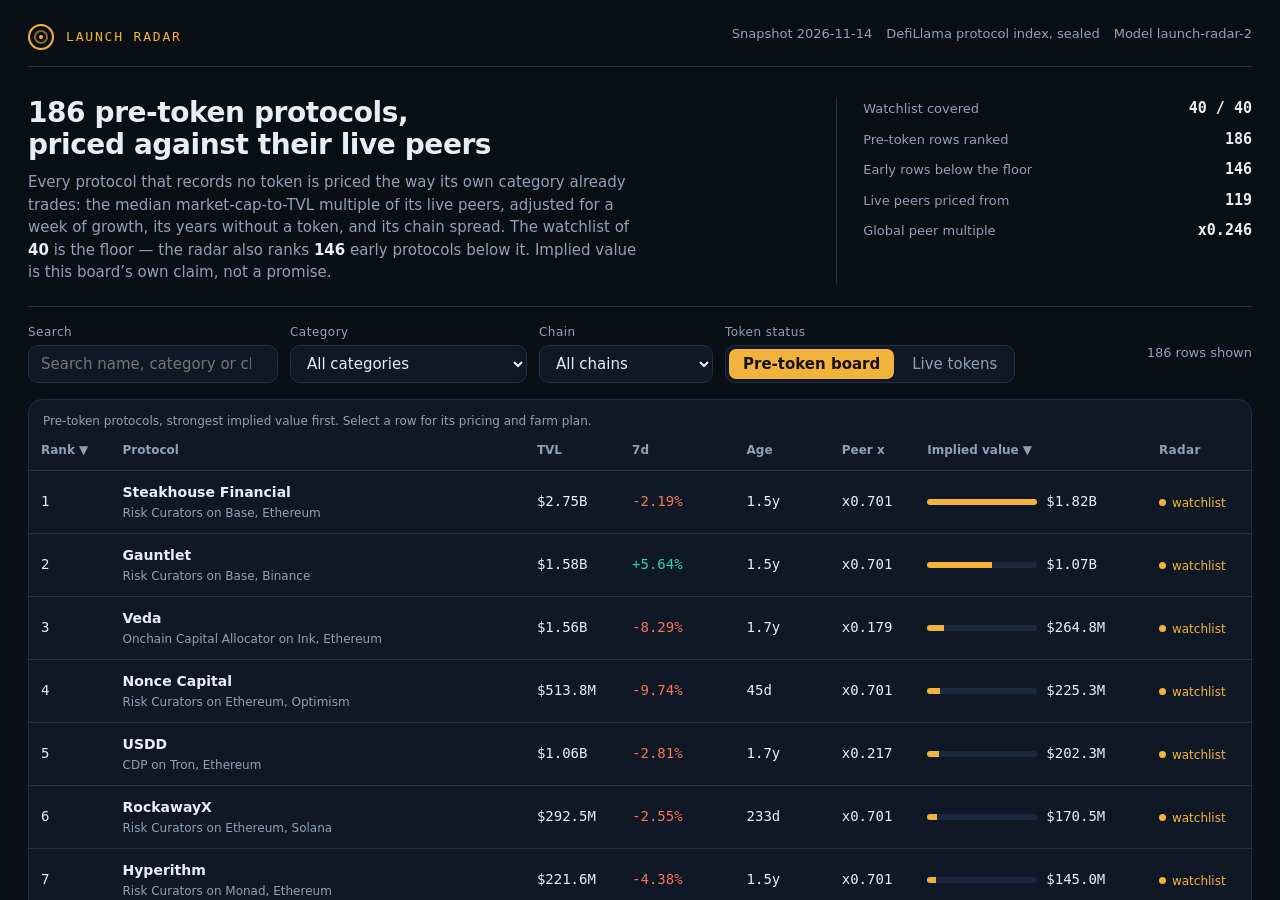
<file: index.html>
<!doctype html>
<html lang="en">
<head>
<meta charset="utf-8">
<title>Launch Radar — token-radar-01 dashboard</title>
<meta http-equiv="refresh" content="0; url=./dashboard/">
<link rel="canonical" href="./dashboard/">
</head>
<body>
<p>The Launch Radar dashboard is at <a href="./dashboard/">dashboard/</a>.</p>
</body>
</html>
</file>
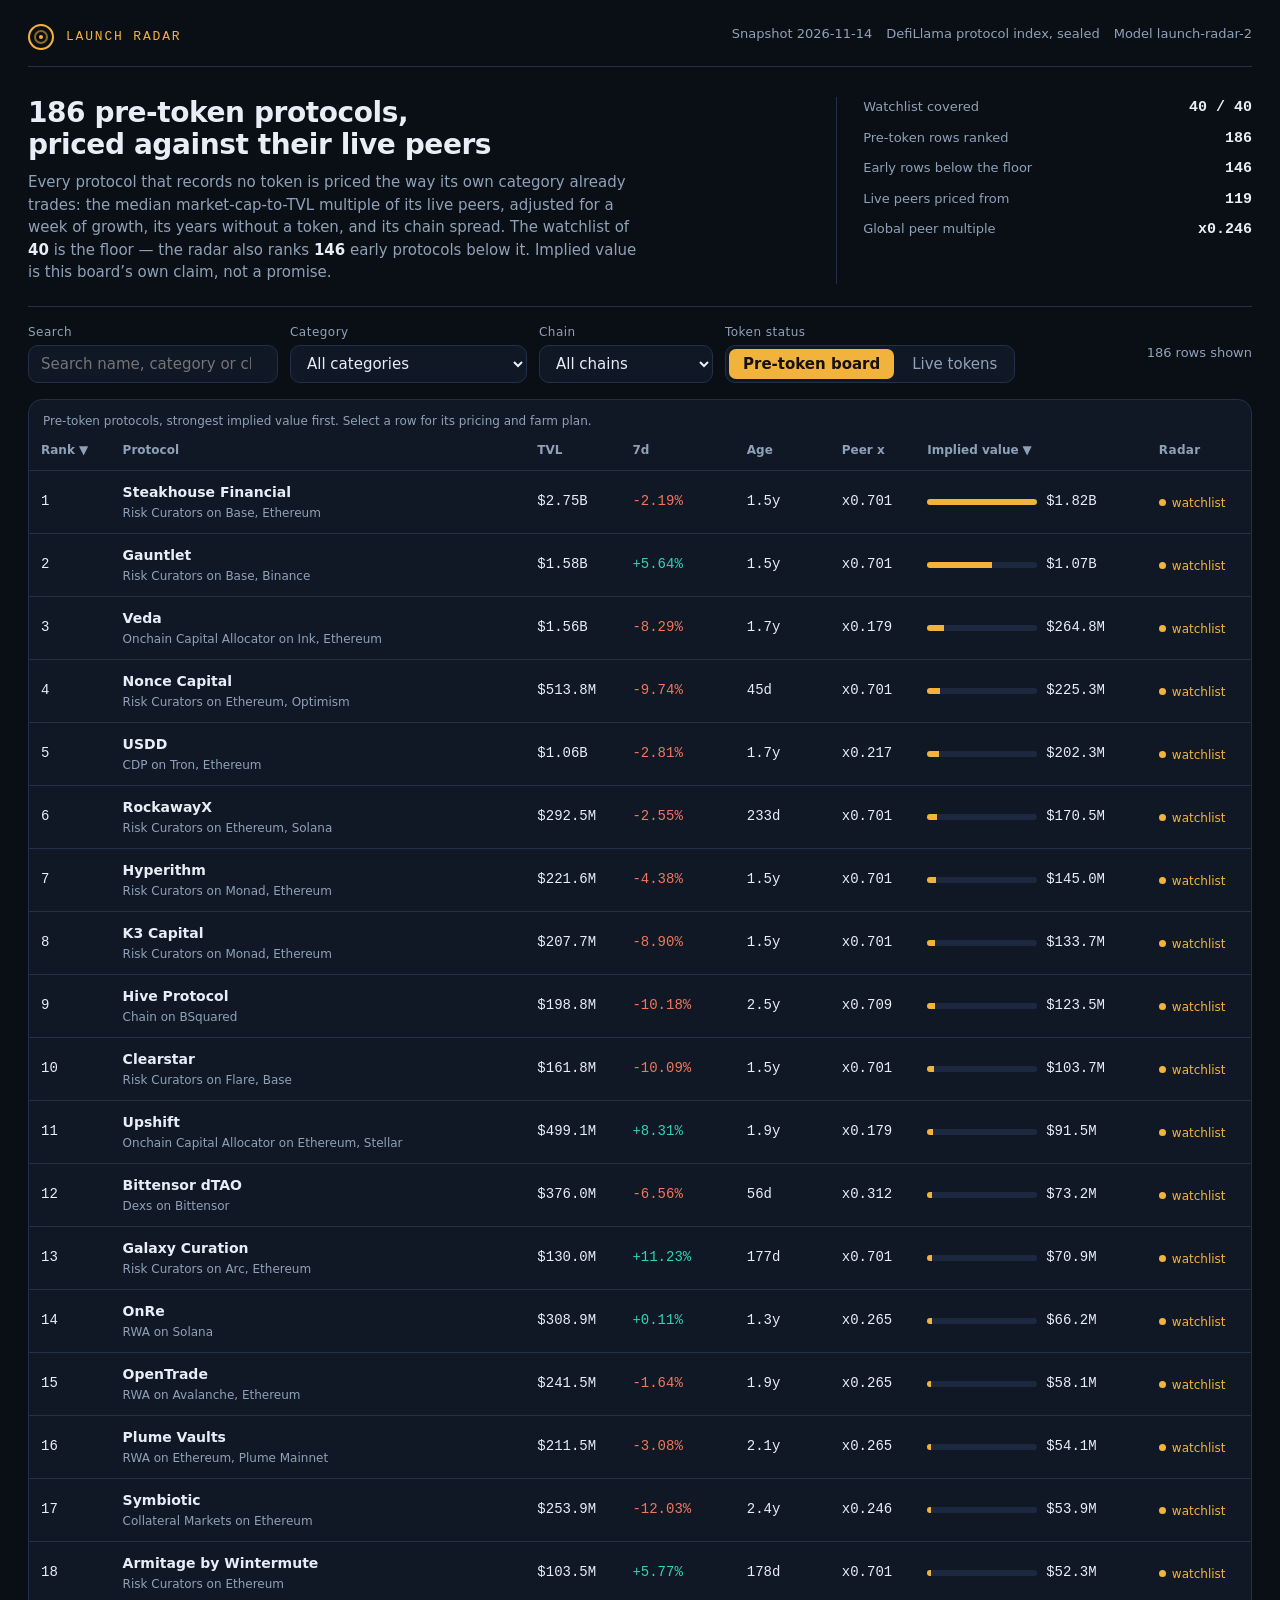
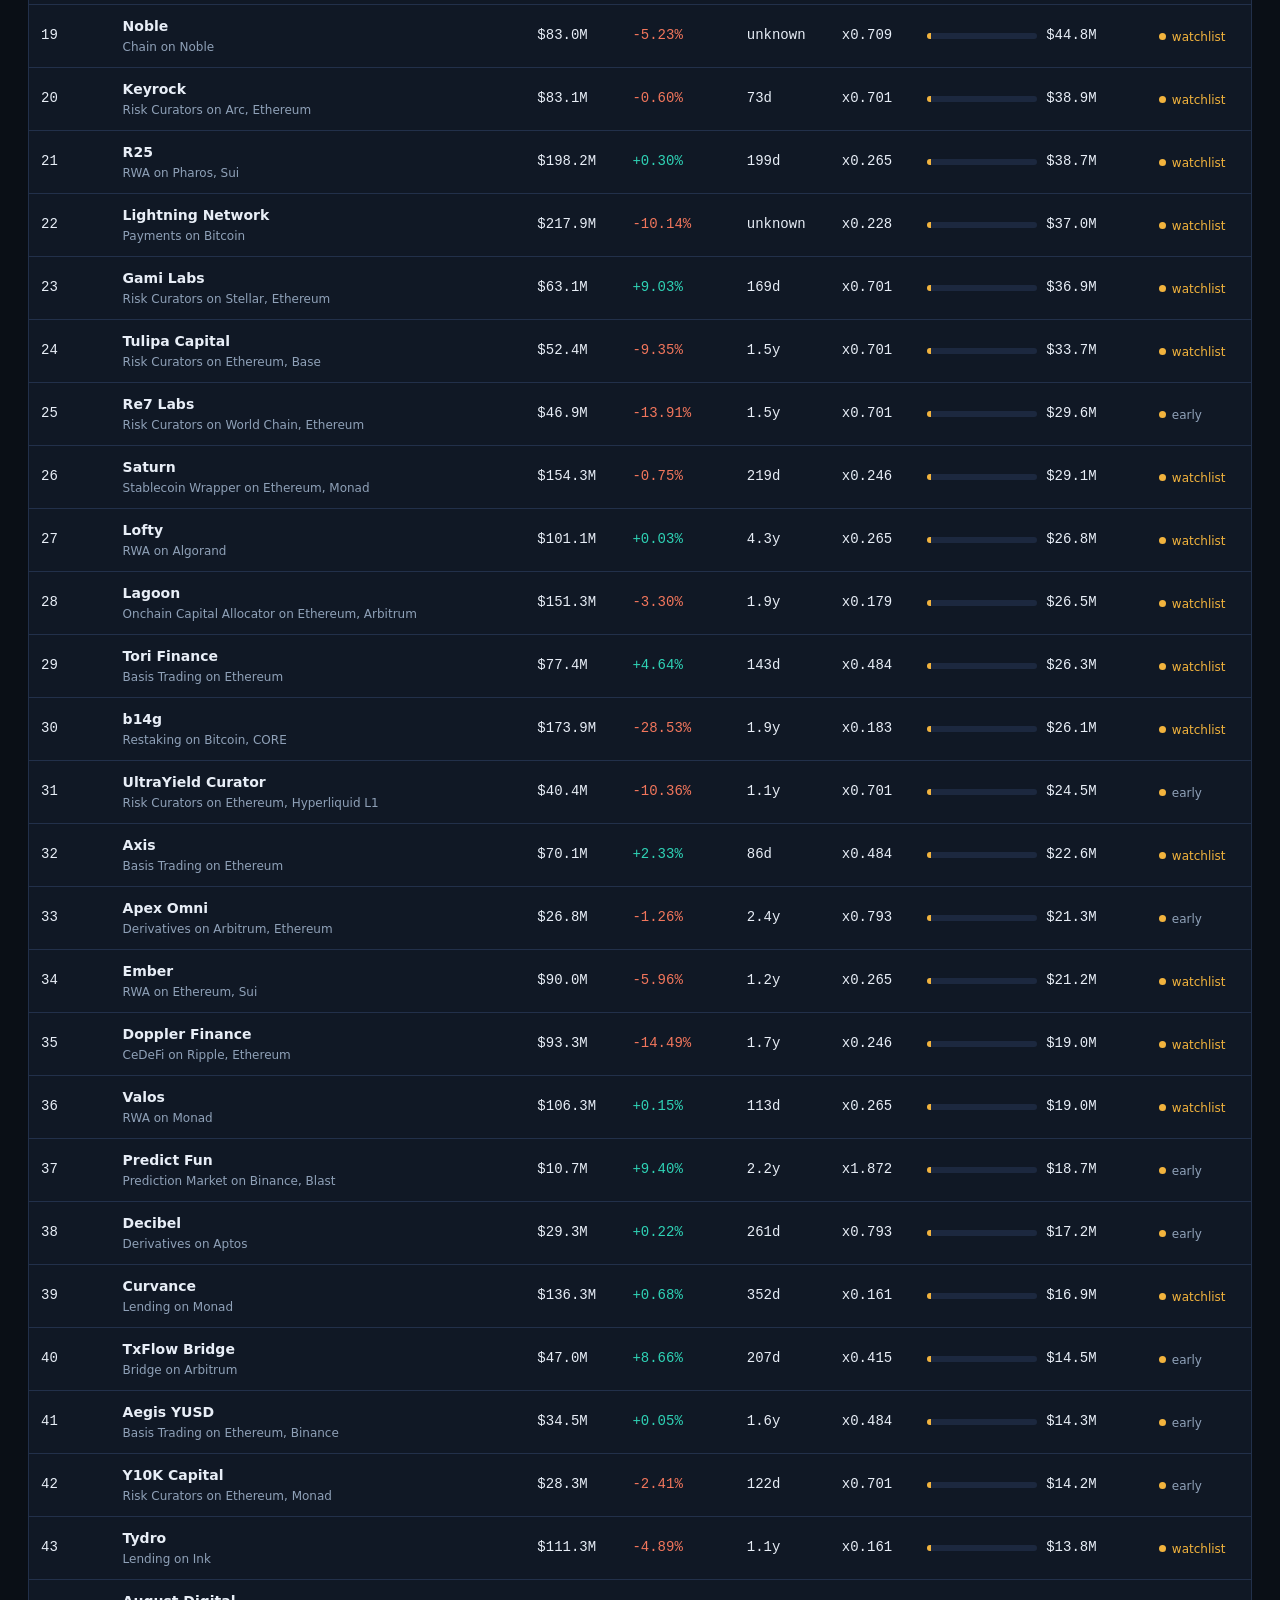
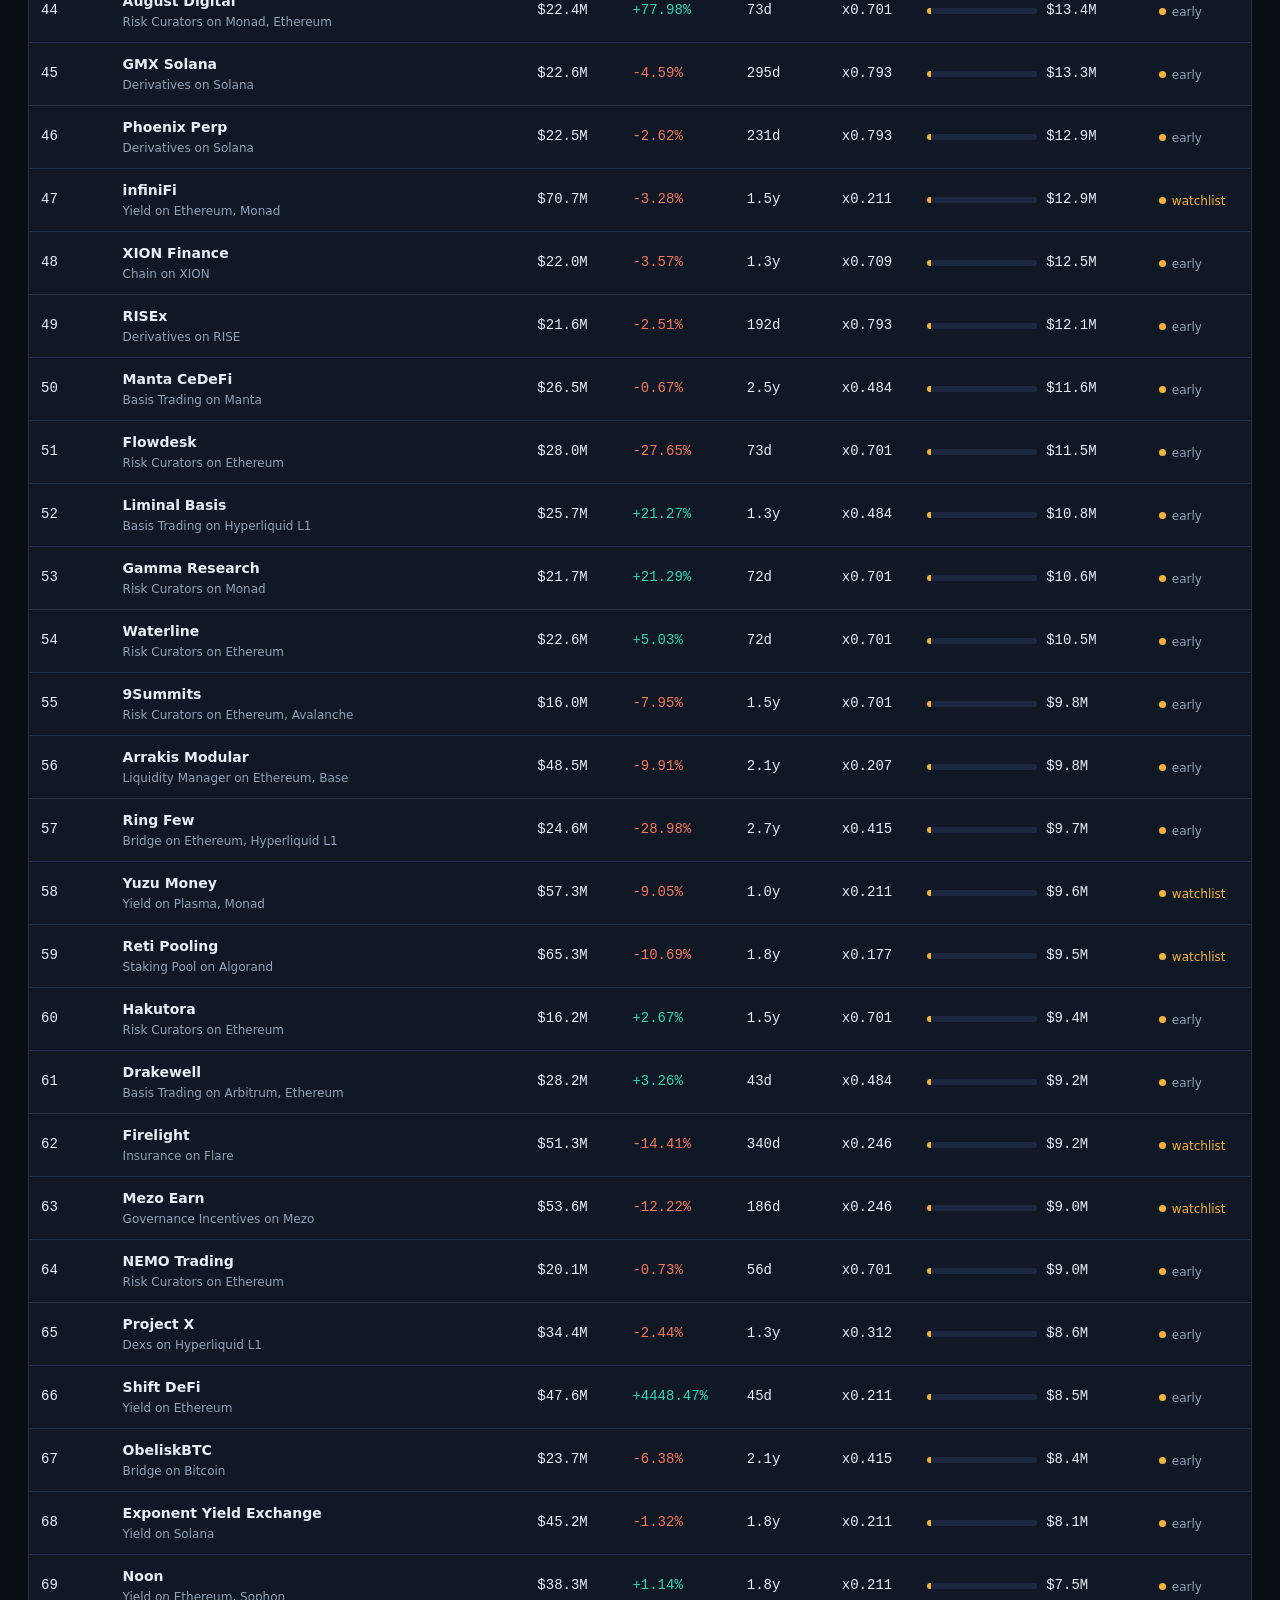
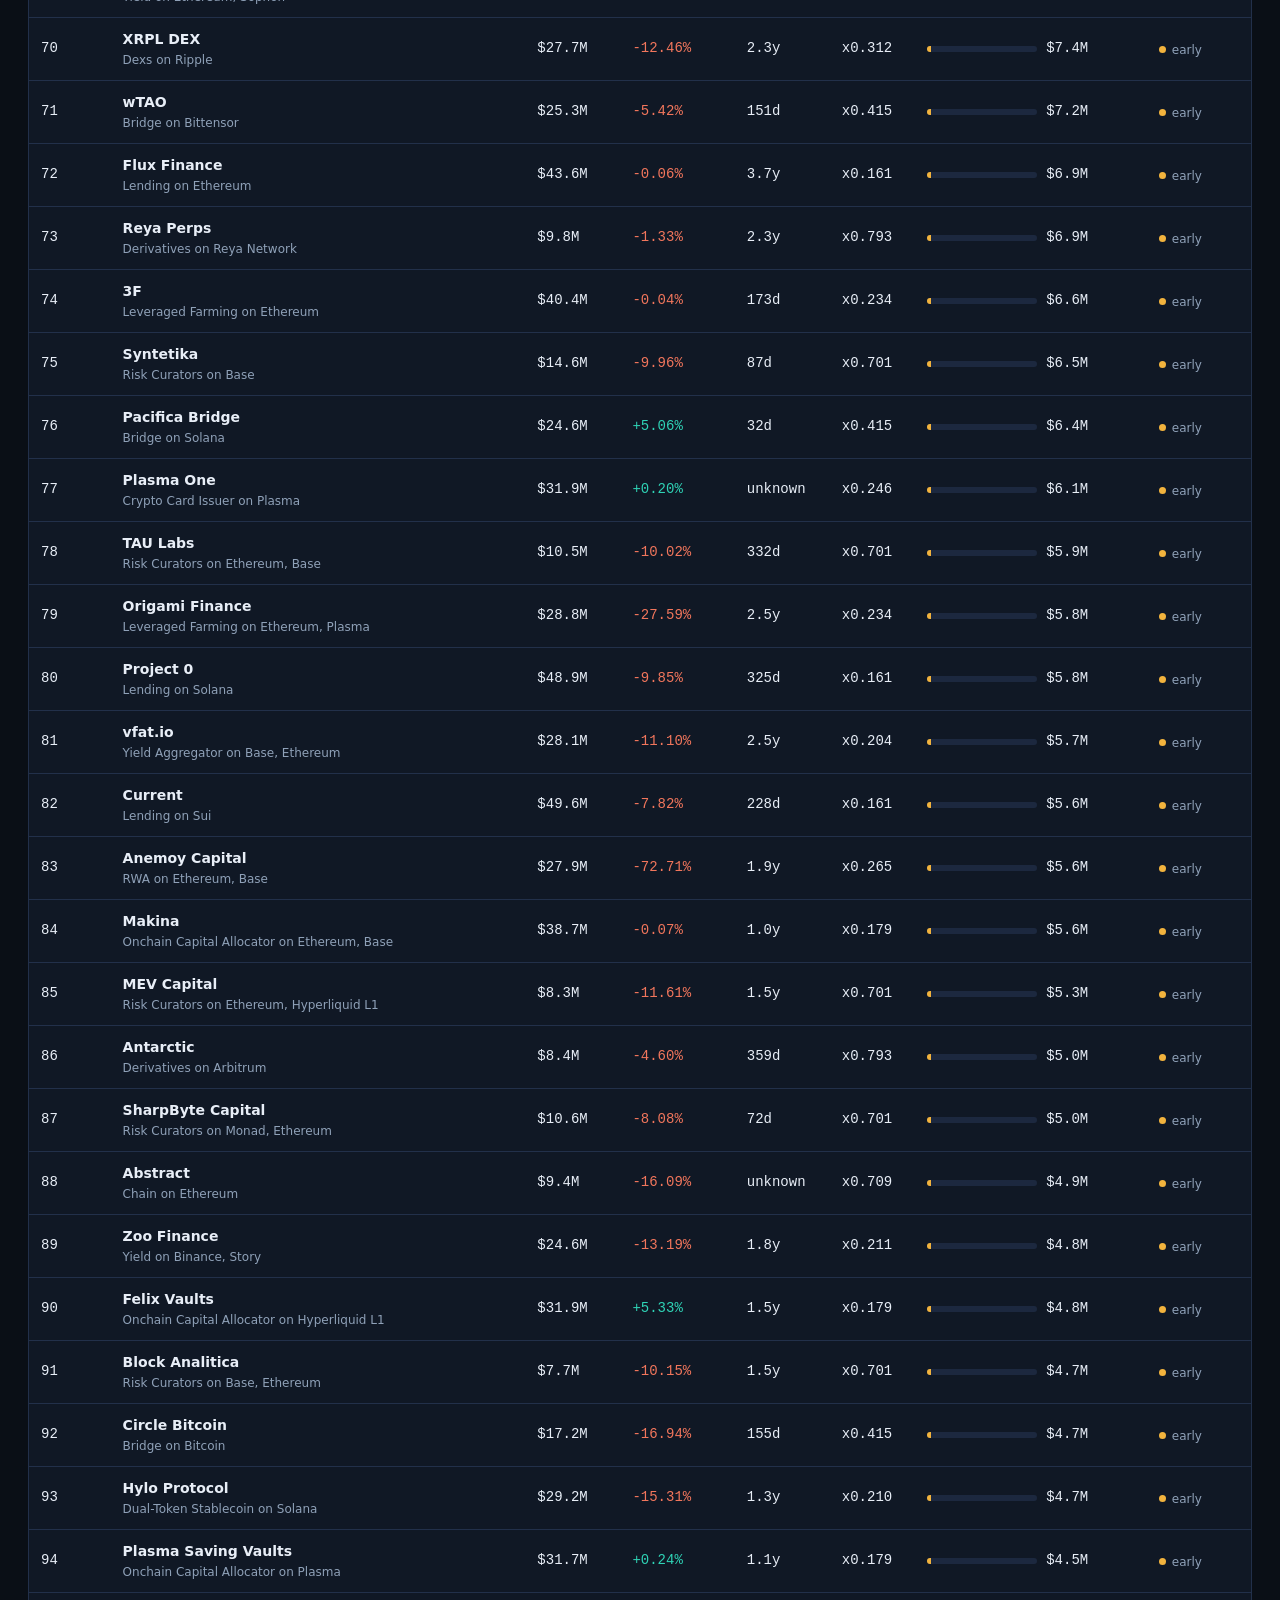
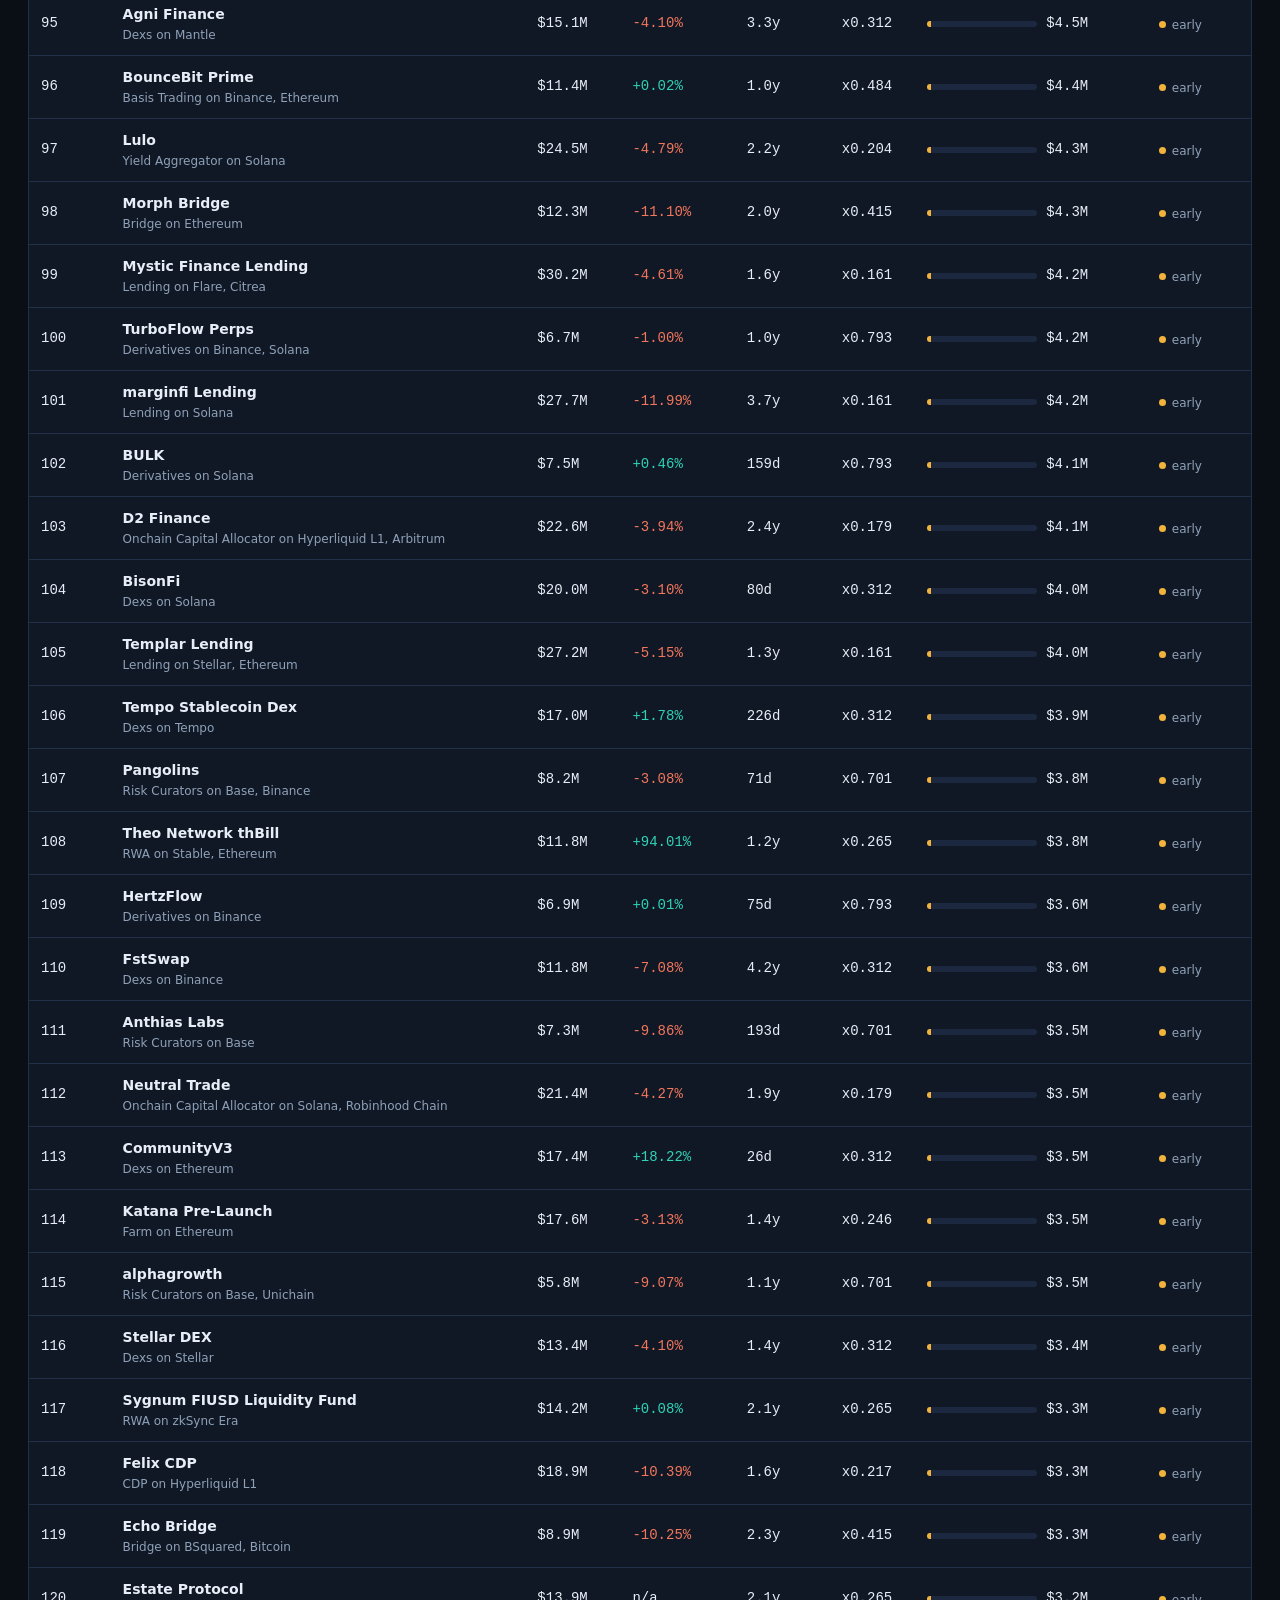
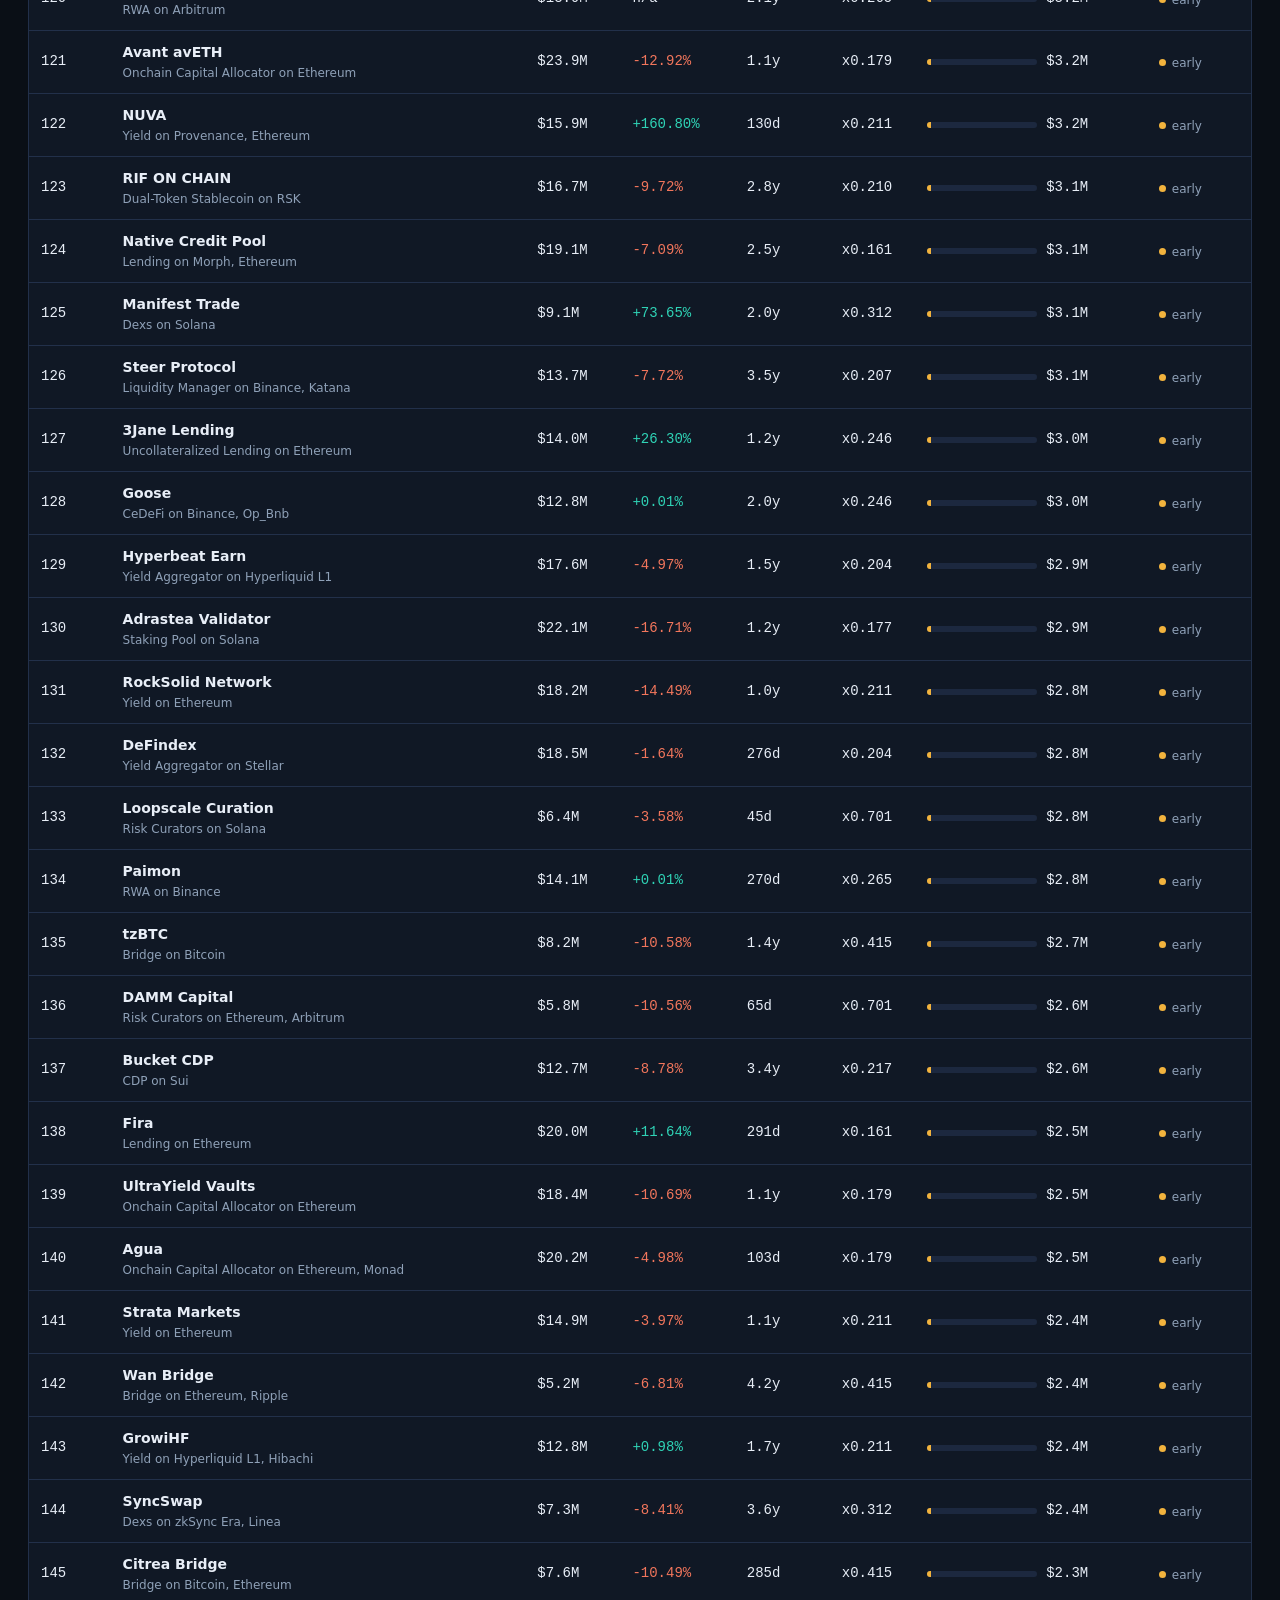
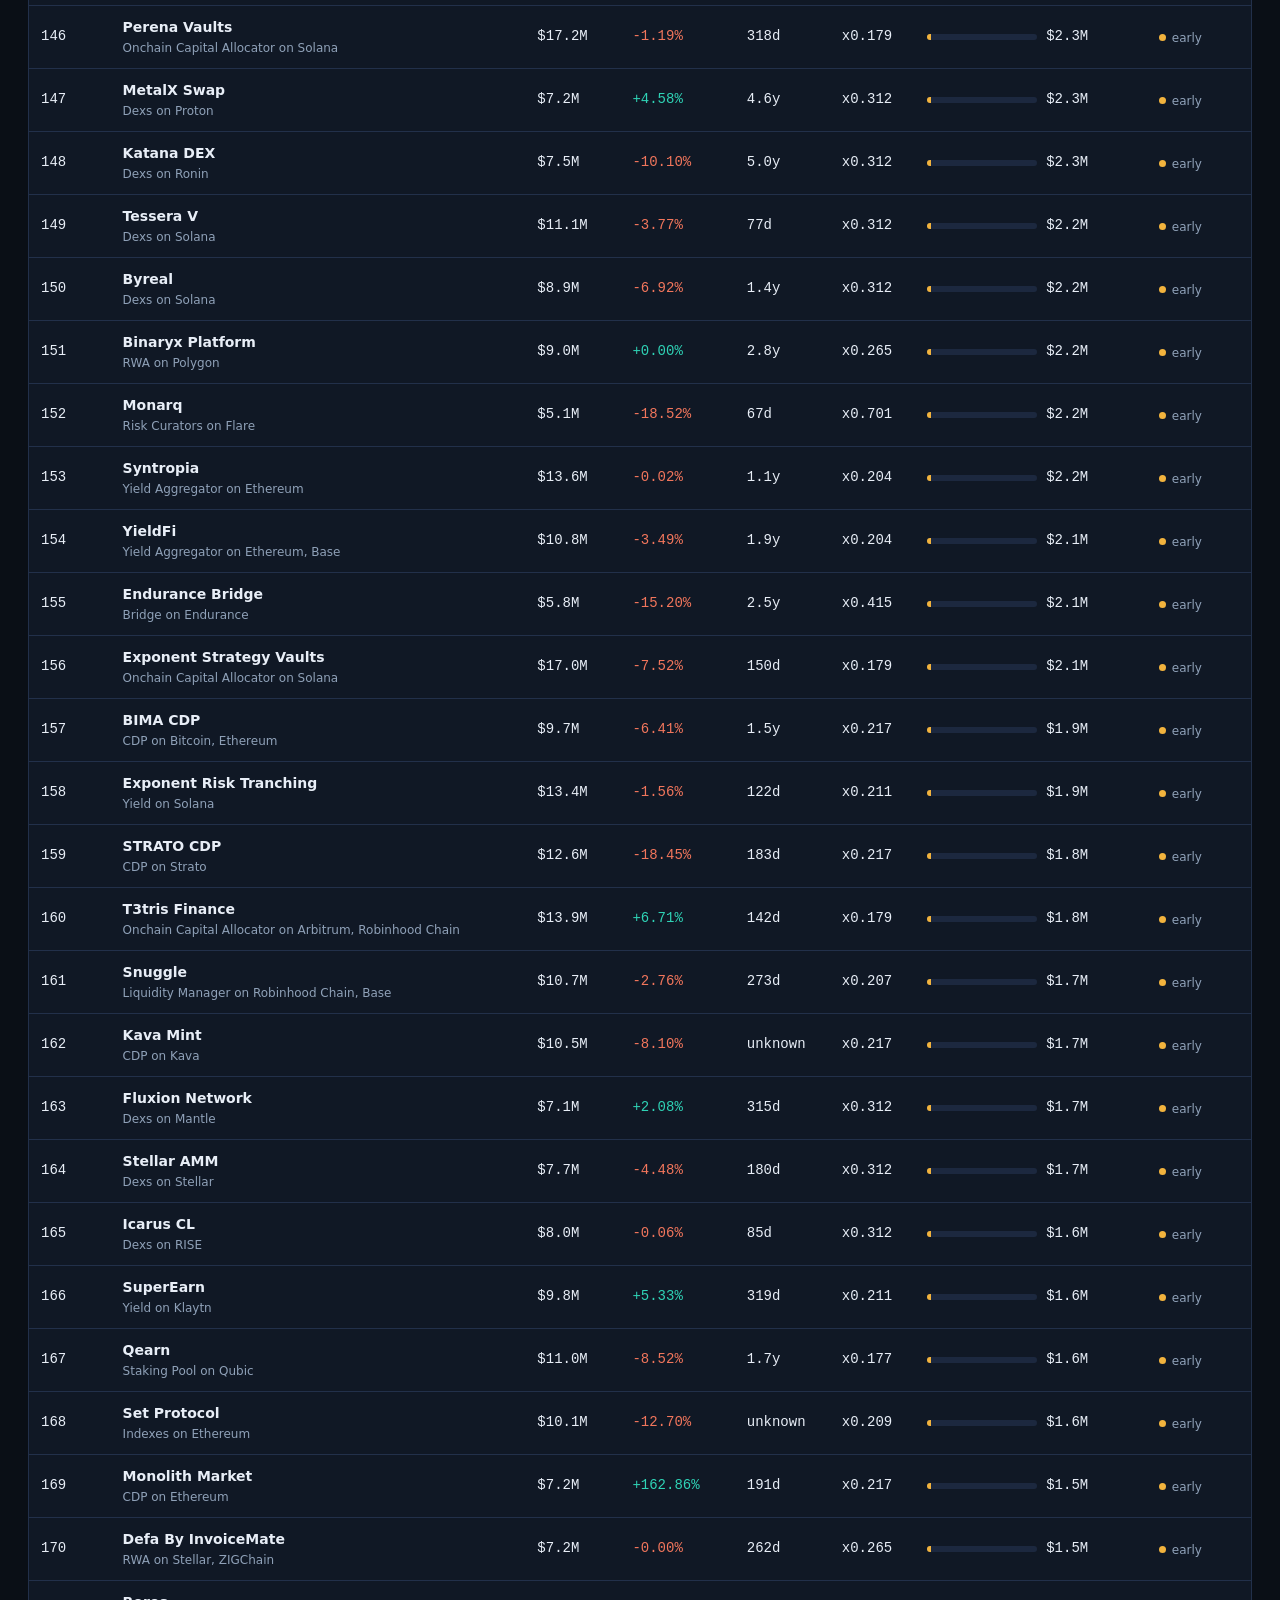
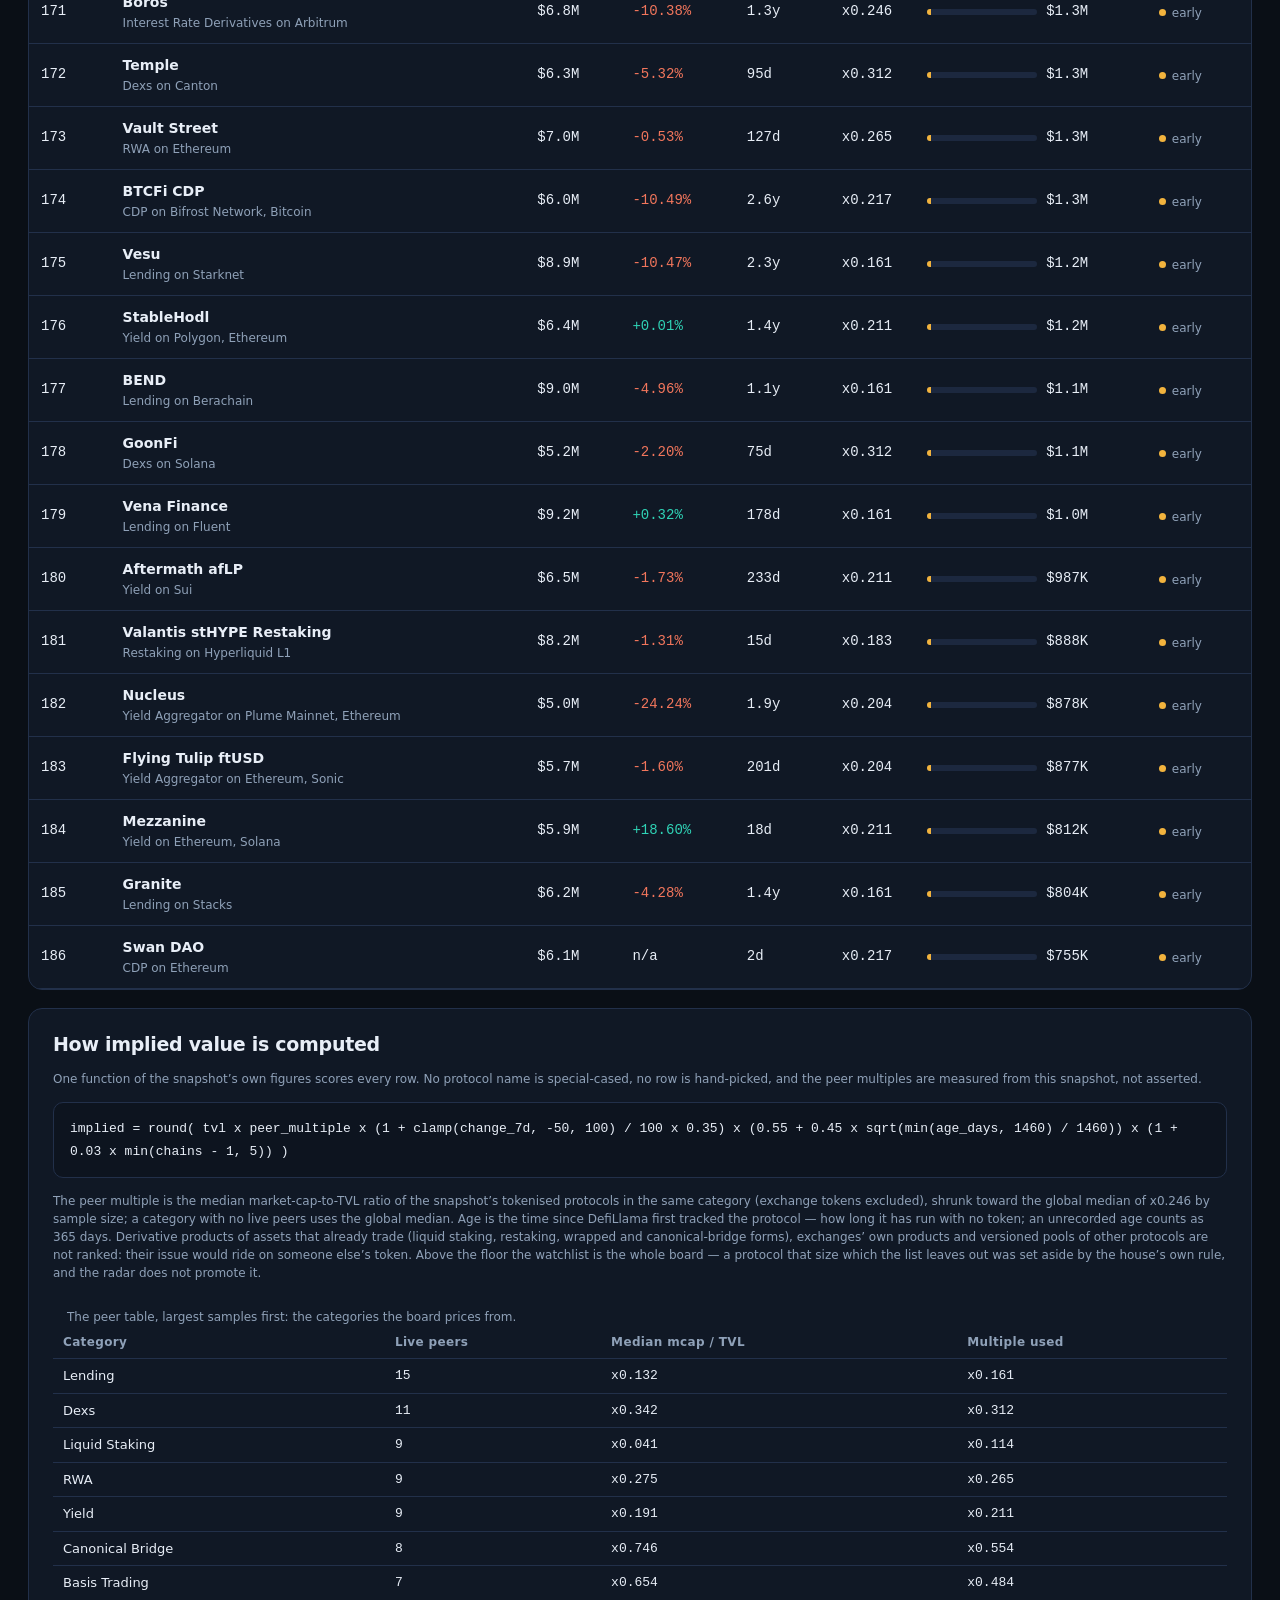
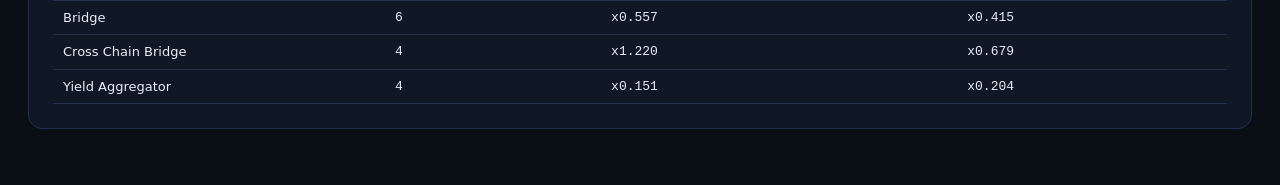
<file: dashboard/index.html>
<!doctype html>
<html lang="en">
<head>
<meta charset="utf-8">
<meta name="viewport" content="width=device-width, initial-scale=1">
<title>Launch Radar — pre-token protocols priced against their live peers</title>
<link rel="stylesheet" href="app.css">
</head>
<body>
<a class="skip" href="#board">Skip to the board</a>
<main id="board" tabindex="-1" aria-busy="true"></main>
<script src="../data.js"></script>
<script src="app.js"></script>
</body>
</html>
</file>
<file: dashboard/app.css>
/* Launch Radar's theme: a dark scope face — deep ink panels, one amber signal colour, one teal for
   live values, hairline grid lines and tabular numerals throughout. */
:root {
  --ink: #0a0f16;
  --panel: #101825;
  --panel-2: #0d141f;
  --line: #22304a;
  --text: #e8eef7;
  --muted: #8fa1b8;
  --signal: #f2b33d;
  --live: #2fd3b6;
  --down: #f2765c;
  --radius: 10px;
  --font-body: system-ui, -apple-system, "Segoe UI", sans-serif;
  --font-num: ui-monospace, "SF Mono", Menlo, Consolas, monospace;
}

* { box-sizing: border-box; }
html { color-scheme: dark; }
body {
  margin: 0;
  background: var(--ink);
  color: var(--text);
  font: 400 15px/1.5 var(--font-body);
  text-wrap: pretty;
}
h1, h2, h3 { margin: 0; letter-spacing: -0.015em; text-wrap: balance; }
h1 { font-size: 28px; line-height: 1.15; font-weight: 650; }
h2 { font-size: 19px; line-height: 1.2; font-weight: 650; }
h3 { font-size: 15px; line-height: 1.25; font-weight: 650; }
p { margin: 0; }
button, input, select { font: inherit; color: inherit; }
button { cursor: pointer; }
.skip { position: absolute; left: -9999px; top: 0; padding: 8px 16px; background: var(--panel); border: 1px solid var(--line); z-index: 30; }
.skip:focus { left: 16px; top: 16px; }
:focus-visible { outline: 2px solid var(--signal); outline-offset: 2px; }

.shell { max-width: 1340px; margin: 0 auto; padding: 24px 28px 56px; }
.top { display: flex; align-items: flex-start; justify-content: space-between; gap: 24px; padding-bottom: 16px; border-bottom: 1px solid var(--line); }
.brand { display: flex; align-items: center; gap: 12px; }
.rings { width: 26px; height: 26px; flex: none; border: 2px solid var(--signal); border-radius: 50%; box-shadow: inset 0 0 0 4px var(--ink), inset 0 0 0 6px rgba(242, 179, 61, 0.55); position: relative; }
.rings::after { content: ""; position: absolute; left: 50%; top: 50%; width: 4px; height: 4px; margin: -2px 0 0 -2px; border-radius: 50%; background: var(--signal); }
.brand-name { font-family: var(--font-num); font-size: 13px; letter-spacing: 0.14em; color: var(--signal); text-transform: uppercase; }
.top-meta { display: flex; flex-wrap: wrap; gap: 14px; justify-content: flex-end; color: var(--muted); font-size: 13px; }
.top-meta span { white-space: nowrap; }

.lede { display: grid; grid-template-columns: minmax(0, 1.3fr) minmax(300px, 0.7fr); gap: 36px; padding: 30px 0 22px; }
.lede p { color: var(--muted); max-width: 64ch; margin-top: 10px; }
.lede p b { color: var(--text); font-weight: 600; }
.facts { display: grid; gap: 8px; align-content: start; border-left: 1px solid var(--line); padding-left: 26px; }
.fact { display: flex; align-items: baseline; justify-content: space-between; gap: 14px; }
.fact span { color: var(--muted); font-size: 13px; }
.fact b { font-family: var(--font-num); font-size: 15px; font-weight: 550; }

.controls { display: flex; flex-wrap: wrap; align-items: end; gap: 12px; padding: 16px 0; border-top: 1px solid var(--line); }
.field { display: grid; gap: 4px; }
.field label, .field .lab { color: var(--muted); font-size: 12px; letter-spacing: 0.04em; }
.field input, .field select {
  min-height: 38px; padding: 0 12px; border: 1px solid var(--line); border-radius: var(--radius);
  background: var(--panel); min-width: 170px; color: var(--text);
}
.field input { min-width: 250px; }
.tabs { display: flex; gap: 4px; padding: 3px; border: 1px solid var(--line); border-radius: var(--radius); background: var(--panel); }
.tabs button { min-height: 30px; padding: 0 14px; border: 0; border-radius: 7px; background: transparent; color: var(--muted); }
.tabs button[aria-pressed="true"] { background: var(--signal); color: #161006; font-weight: 600; }
.count { margin-left: auto; color: var(--muted); font-size: 13px; align-self: center; }

.panel { background: var(--panel); border: 1px solid var(--line); border-radius: 14px; overflow: hidden; }
.table-wrap { overflow-x: auto; }
table { width: 100%; border-collapse: collapse; font-size: 14px; }
caption { text-align: left; padding: 12px 14px 0; }
th, td { padding: 11px 12px; border-bottom: 1px solid var(--line); text-align: left; vertical-align: middle; }
th { color: var(--muted); font-size: 12px; font-weight: 550; white-space: nowrap; letter-spacing: 0.03em; }
th button { display: inline-flex; align-items: center; gap: 4px; border: 0; background: none; padding: 0; color: inherit; font: inherit; }
th button:hover { color: var(--text); }
tbody tr { cursor: pointer; }
tbody tr:hover { background: var(--panel-2); }
tbody tr[data-selected="true"] { background: rgba(242, 179, 61, 0.08); }
.num { font-family: var(--font-num); font-variant-numeric: tabular-nums; white-space: nowrap; }
.name { display: grid; gap: 1px; }
.name b { font-weight: 600; }
.sub { color: var(--muted); font-size: 12px; }
.pos { color: var(--live); }
.neg { color: var(--down); }
.bar { width: 110px; height: 6px; border-radius: 3px; background: rgba(34, 48, 74, 0.7); overflow: hidden; }
.bar i { display: block; height: 100%; background: var(--signal); }
.implied { display: flex; align-items: center; gap: 9px; }
.pill { display: inline-flex; align-items: center; gap: 6px; font-size: 12px; white-space: nowrap; color: var(--muted); }
.pill::before { content: ""; width: 7px; height: 7px; border-radius: 50%; background: var(--signal); }
.pill.live::before { background: var(--live); }
.pill.watch { color: var(--signal); }

.model { margin-top: 18px; padding: 24px; display: grid; gap: 14px; }
.formula { font-family: var(--font-num); font-size: 13px; line-height: 1.8; color: var(--text); overflow-wrap: anywhere; background: var(--panel-2); border: 1px solid var(--line); border-radius: var(--radius); padding: 14px 16px; }
.peers { width: 100%; font-size: 13px; }
.peers td, .peers th { padding: 7px 10px; }
.empty { padding: 52px 24px; text-align: center; display: grid; gap: 12px; justify-items: center; }
.empty p { color: var(--muted); }
.button { min-height: 38px; padding: 0 16px; border: 1px solid var(--line); border-radius: var(--radius); background: var(--panel); }
.button.primary { background: var(--signal); border-color: var(--signal); color: #161006; font-weight: 600; }

.detail {
  position: fixed; top: 0; right: 0; bottom: 0; width: min(560px, 94vw); z-index: 10;
  background: var(--panel); border: 0; border-left: 1px solid var(--line); padding: 26px;
  overflow-y: auto; margin: 0 0 0 auto; max-height: 100%; color: var(--text);
}
.detail::backdrop { background: rgba(4, 7, 11, 0.62); }
.detail-head { display: flex; align-items: start; justify-content: space-between; gap: 18px; }
.detail-head > div { min-width: 0; }
.close { flex: none; min-height: 34px; padding: 0 12px; border: 1px solid var(--line); border-radius: var(--radius); background: var(--panel-2); }
.detail h2 { margin-top: 4px; }
.detail .sub { margin-top: 3px; overflow-wrap: anywhere; }
.detail-section { margin-top: 24px; padding-top: 18px; border-top: 1px solid var(--line); }
.detail-section h3 { margin-bottom: 10px; }
.equation { display: grid; gap: 8px; font-family: var(--font-num); font-size: 13px; }
.equation div { display: flex; justify-content: space-between; gap: 14px; }
.equation span { color: var(--muted); }
.equation .total { border-top: 1px solid var(--line); padding-top: 8px; }
.equation .total b { color: var(--signal); }
.steps { margin: 0; padding-left: 22px; display: grid; gap: 13px; }
.steps li { padding-left: 3px; }
.steps b { display: block; font-weight: 520; }
.cost { color: var(--muted); font-size: 12px; font-family: var(--font-num); }
.totals { display: grid; gap: 6px; margin-bottom: 14px; font-size: 13px; }
.totals div { display: flex; justify-content: space-between; gap: 14px; }
.totals span { color: var(--muted); }

@media (max-width: 920px) {
  .shell { padding: 18px 14px 44px; }
  .lede { grid-template-columns: 1fr; gap: 18px; }
  .facts { border-left: 0; border-top: 1px solid var(--line); padding-left: 0; padding-top: 16px; }
  .field input { min-width: 0; width: 100%; }
}
@media (prefers-reduced-motion: reduce) {
  *, *::before, *::after { transition-duration: 0.01ms !important; animation-duration: 0.01ms !important; }
}
</file>
